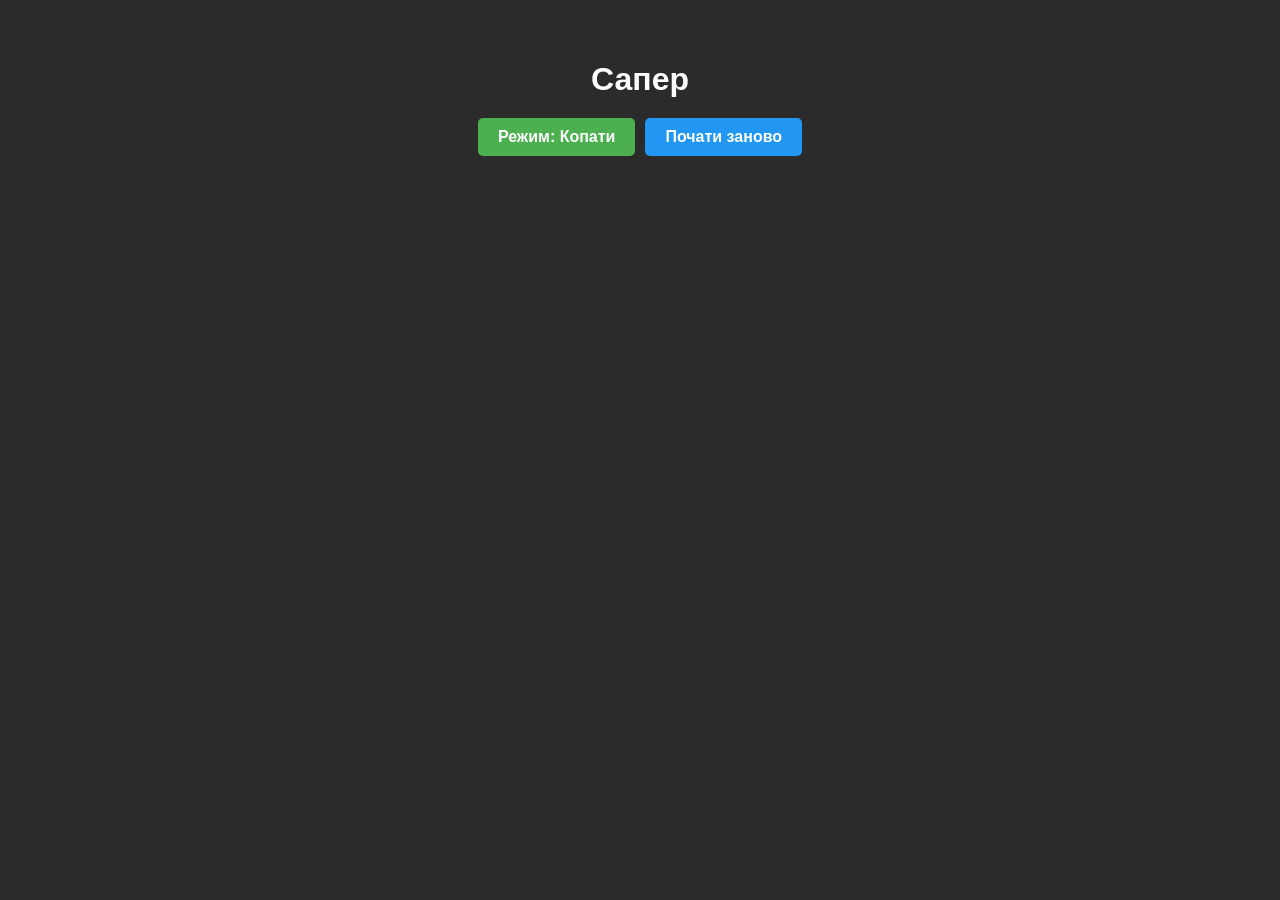
<file: bonus/index.html>
<!DOCTYPE html>
<html lang="uk">
<head>
    <meta charset="UTF-8">
    <meta name="viewport" content="width=device-width, initial-scale=1.0">
    <title>Саперs</title>
    <link href="https://cdn.webdatarocks.com/latest/webdatarocks.min.css" rel="stylesheet" />
    <link href="style.css" rel="stylesheet" />
    <script src="https://cdn.webdatarocks.com/latest/webdatarocks.js"></script>
    <style>
        body {
            font-family: 'Segoe UI', Tahoma, Geneva, Verdana, sans-serif;
            background-color: #2b2b2b;
            color: #ffffff;
            display: flex;
            flex-direction: column;
            align-items: center;
            padding-top: 40px;
            margin: 0;
            user-select: none;
        }
        h1 { margin-bottom: 20px; }
        
        .controls {
            margin-bottom: 20px;
            display: flex;
            gap: 10px;
        }
        
        .btn {
            padding: 10px 20px;
            font-size: 16px;
            cursor: pointer;
            border-radius: 5px;
            border: none;
            color: white;
            font-weight: bold;
        }
        
        #flagToggle { background-color: #4CAF50; }
        #restartBtn { background-color: #2196F3; }

        #wdr-component {
            width: 450px; 
            box-shadow: 0 10px 20px rgba(0, 0, 0, 0.5);
        }
    </style>
</head>
<body>

    <h1>Сапер</h1>

    <div class="controls">
        <button id="flagToggle" class="btn">Режим: Копати</button>
        <button id="restartBtn" class="btn">Почати заново</button>
    </div>

    <div id="wdr-component"></div>

    <script src="script.js"></script>

</body>
</html>
</file>
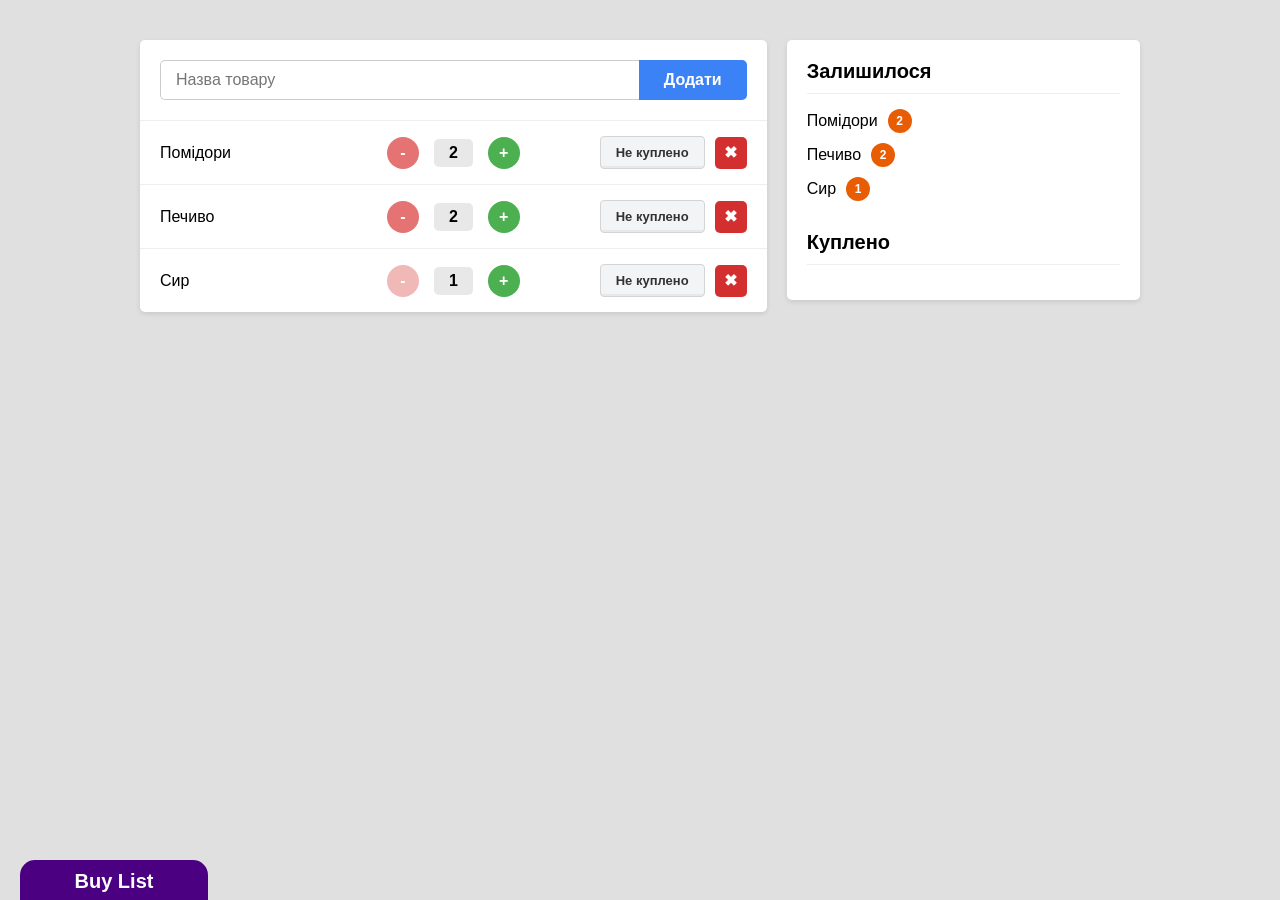
<file: HW1/index.html>
<!DOCTYPE html>
<html lang="uk">
<head>
    <meta charset="UTF-8">
    <title>My Page</title>


    <link rel="stylesheet" type="text/css" href="main.css" />
</head>
<body>
    <main class="main-container">
        <div class="items-list" id="items-list-container">

            <div class="add-item-form">
                <input type="text" class="item-input" id="new-item-input" placeholder="Назва товару">
                <button class="add-btn" id="add-item-btn" data-tooltip="Додати">Додати</button>
            </div>

            <div class="item-row">
                <div class="item-name2">Яблуко</div>
                <div class="item-amount-controls">
                    <span class="amount">4</span>
                </div>
                <div class="item-actions">
                    <button class="status-btn not-bought" data-tooltip="Не куплено">Не куплено</button>
                </div>
            </div>

            <div class="item-row">
                <div class="item-name">Печиво</div>
                <div class="item-amount-controls">
                    <button class="btn-minus" data-tooltip="Зменшити">-</button>
                    <span class="amount">2</span>
                    <button class="btn-plus" data-tooltip="Збільшити">+</button>
                </div>
                <div class="item-actions">
                    <button class="status-btn bought" data-tooltip="Куплено">Куплено</button>
                    <button class="btn-delete" data-tooltip="Видалити">✖</button>
                </div>
            </div>
        </div>

        <div class="item-koshik">
            <div class="status-zal">Залишилося</div>
            <div id="stats-left">
                <div class="zal">
                    <span class="status-name">Печиво</span>
                    <span class="status-amount">2</span>
                </div>
            </div>

            <div class="status-kup">Куплено</div>
            <div id="stats-bought">
                <div class="kup">
                    <span class="status-name2">Яблуко</span>
                    <span class="status-amount">4</span>
                </div>
            </div>  
        </div>

        <div class="author-badge">
            <span class="badge-title">Buy List</span>
            <span class="badge-author">Created by:<br>Олександр Малецький</span>
        </div>
    </main>
    <script src="main.js"></script>
</body>
</html>
</file>
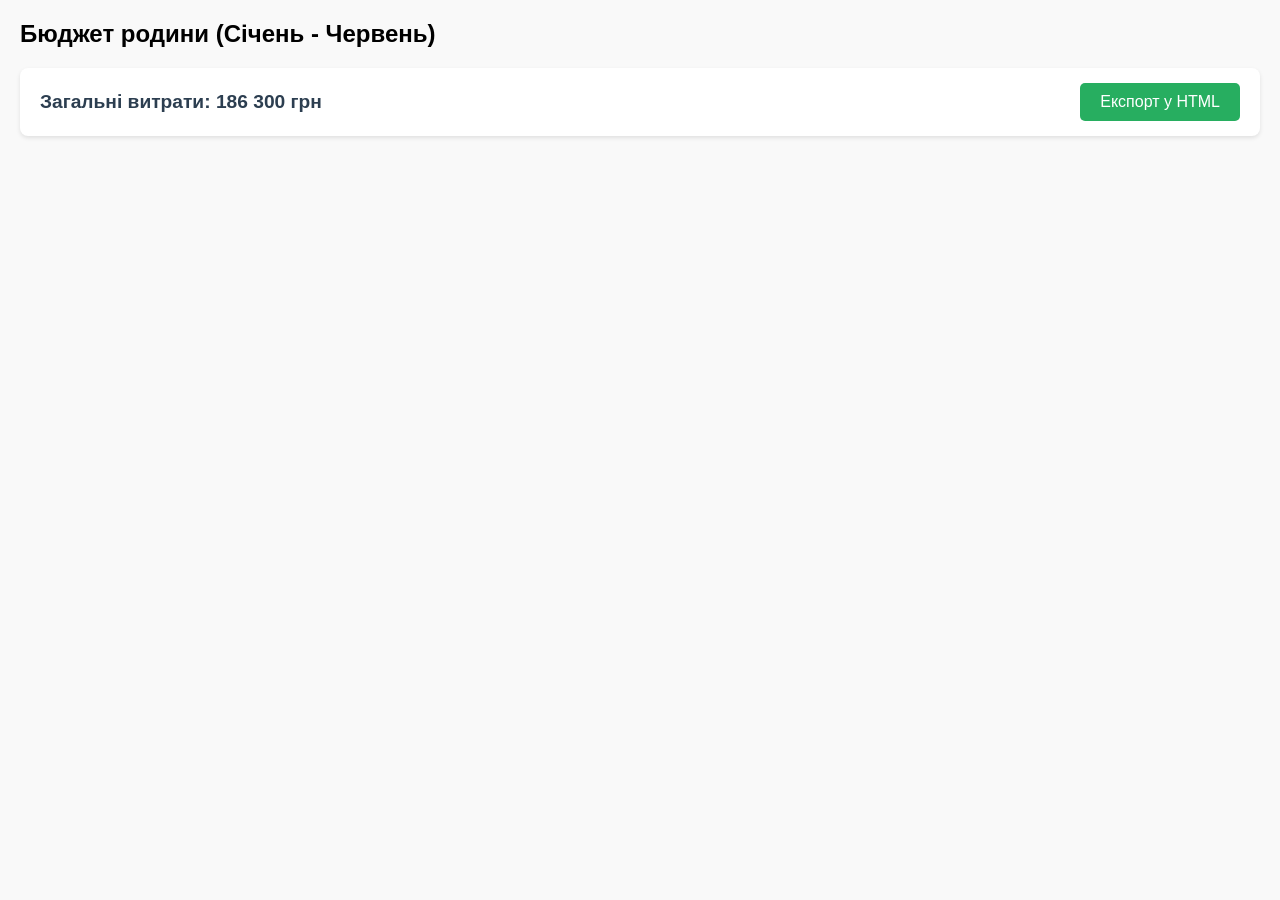
<file: Pract6/index.html>
<!DOCTYPE html>
<html lang="uk">
<head>
    <meta charset="UTF-8">
    <meta name="viewport" content="width=device-width, initial-scale=1.0">
    <title>Бюджет родини - WebDataRocks</title>
    
    <link href="https://cdn.webdatarocks.com/latest/webdatarocks.min.css" rel="stylesheet"/>
    <script src="https://cdn.webdatarocks.com/latest/webdatarocks.toolbar.min.js"></script>
    <script src="https://cdn.webdatarocks.com/latest/webdatarocks.js"></script>

    <link rel="stylesheet" href="style.css">
</head>
<body>

    <h2>Бюджет родини (Січень - Червень)</h2>

    <div class="header-panel">
        <div class="total-counter" id="totalCounter">Загальні витрати: 0 грн</div>
        <button class="export-btn" id="exportBtn">Експорт у HTML</button>
    </div>

    <div id="wdr-component"></div>

    <script>
        // 1. Дані — у JS-масиві { category, month, amount }
        const familyBudget = [
            { category: "Оренда", month: "01. Січень", amount: 15000 },
            { category: "Продукти", month: "01. Січень", amount: 8500 },
            { category: "Транспорт", month: "01. Січень", amount: 1200 },
            { category: "Комуналка", month: "01. Січень", amount: 3500 },
            { category: "Розваги", month: "01. Січень", amount: 2000 },
            
            { category: "Оренда", month: "02. Лютий", amount: 15000 },
            { category: "Продукти", month: "02. Лютий", amount: 9000 },
            { category: "Транспорт", month: "02. Лютий", amount: 1100 },
            { category: "Комуналка", month: "02. Лютий", amount: 3400 },
            { category: "Розваги", month: "02. Лютий", amount: 1500 },

            { category: "Оренда", month: "03. Березень", amount: 15000 },
            { category: "Продукти", month: "03. Березень", amount: 8800 },
            { category: "Транспорт", month: "03. Березень", amount: 1300 },
            { category: "Комуналка", month: "03. Березень", amount: 3200 },
            { category: "Розваги", month: "03. Березень", amount: 2500 },

            { category: "Оренда", month: "04. Квітень", amount: 15000 },
            { category: "Продукти", month: "04. Квітень", amount: 9200 },
            { category: "Транспорт", month: "04. Квітень", amount: 1400 },
            { category: "Комуналка", month: "04. Квітень", amount: 2800 },
            { category: "Розваги", month: "04. Квітень", amount: 3000 },

            { category: "Оренда", month: "05. Травень", amount: 15000 },
            { category: "Продукти", month: "05. Травень", amount: 8900 },
            { category: "Транспорт", month: "05. Травень", amount: 1500 },
            { category: "Комуналка", month: "05. Травень", amount: 2500 },
            { category: "Розваги", month: "05. Травень", amount: 4000 },

            { category: "Оренда", month: "06. Червень", amount: 15000 },
            { category: "Продукти", month: "06. Червень", amount: 9500 },
            { category: "Транспорт", month: "06. Червень", amount: 1600 },
            { category: "Комуналка", month: "06. Червень", amount: 2400 },
            { category: "Розваги", month: "06. Червень", amount: 3500 }
        ];

        // 2. Обчислення загальних витрат з даних
        const totalAmount = familyBudget.reduce((sum, item) => sum + item.amount, 0);
        const formattedTotal = totalAmount.toLocaleString('uk-UA');
        document.getElementById('totalCounter').innerText = `Загальні витрати: ${formattedTotal} грн`;

        // 3. Ініціалізація WebDataRocks
        const pivot = new WebDataRocks({
            container: "#wdr-component",
            toolbar: false,
            report: {
                dataSource: {
                    data: familyBudget
                },
                slice: {
                    rows: [
                        { uniqueName: "category", caption: "Категорії витрат" }
                    ],
                    columns: [
                        { uniqueName: "month", caption: "Місяці" }
                    ],
                    measures: [
                        { 
                            uniqueName: "amount", 
                            aggregation: "sum", 
                            caption: "Сума (грн)",
                            format: "currencyFormat" 
                        }
                    ]
                },
                formats: [
                    {
                        name: "currencyFormat",
                        currencySymbol: " грн",
                        currencySymbolAlign: "right",
                        thousandsSeparator: " ",
                        decimalPlaces: 0
                    }
                ],
                options: {
                    grid: {
                        type: "classic",
                        showGrandTotals: "on"
                    }
                }
            }
        });

        // 4. Інтерактив: Кнопка експорту у HTML
        document.getElementById('exportBtn').addEventListener('click', () => {
            pivot.exportTo('html', {
                filename: "Family_Budget_Report"
            });
        });
    </script>
</body>
</html>
</file>
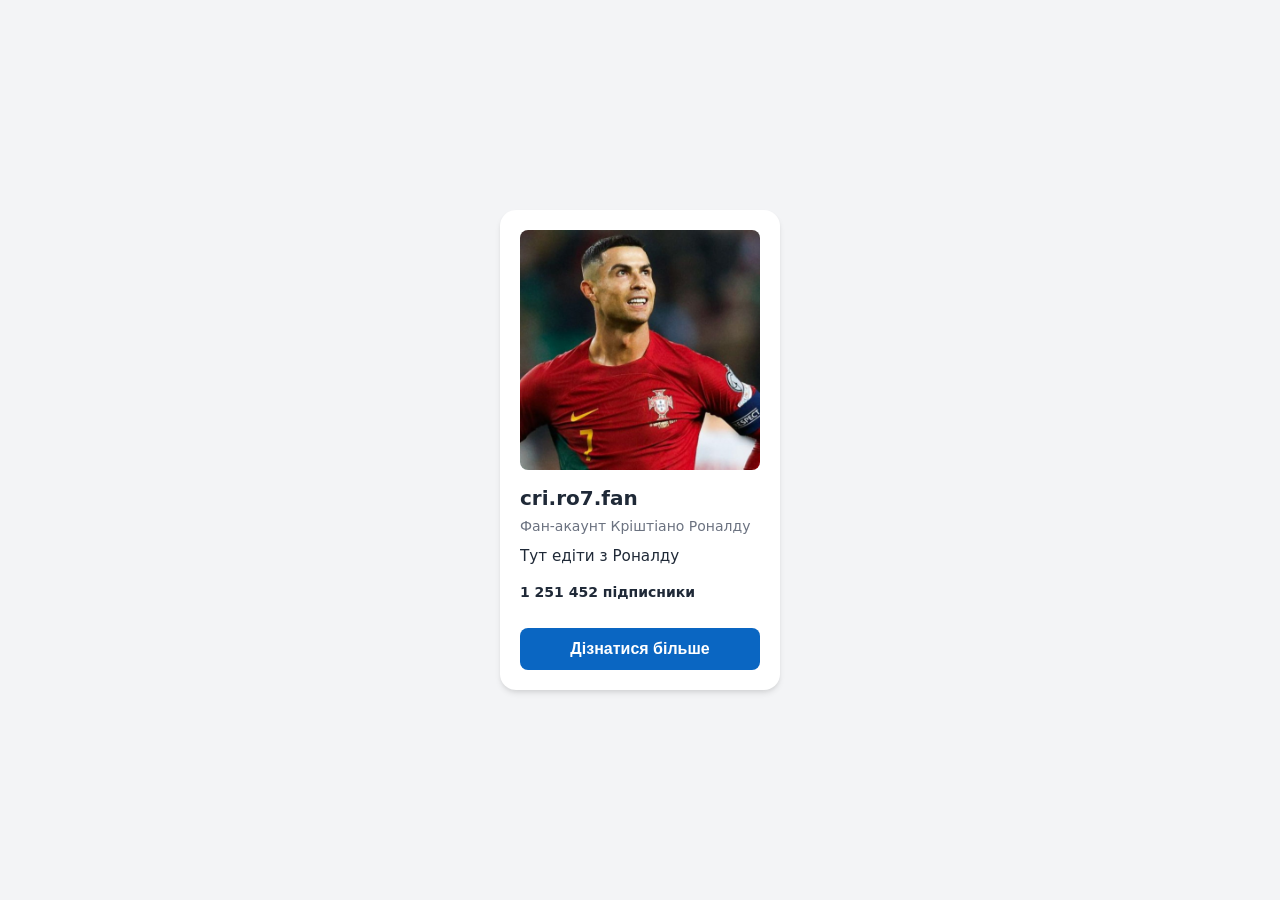
<file: Pract2/card.html>
<!DOCTYPE html>
<html lang="uk">
<head>
  <meta charset="UTF-8">
  <meta name="viewport" content="width=device-width, initial-scale=1">
  <title>Картка — практична CSS</title>
  <link rel="stylesheet" href="card.css">
</head>
<body>

  <!--
    Варіант контенту визначається викладачем.
    Структура (теги, класи) однакова для всіх варіантів —
    змінюється тільки контент усередині.

    Варіант A — Картка ТОВАРУ
    Варіант B — Картка ПРОФІЛЮ +
    Варіант C — Картка СТАТТІ
    Варіант D — Картка КУРСУ
  -->

  <article class="card">
    <img class="card-image"
         src="cristiano-ronaldo-por-portugal.jpg"
         alt="Зображення для картки">

    <h3 class="card-title">cri.ro7.fan</h3>

    <p class="card-meta">
      Фан-акаунт Кріштіано Роналду
    </p>

    <p class="card-description">
      Тут едіти з Роналду
    </p>

    <p class="card-price">1 251 452 підписники</p>

    <button class="card-action" type="button">
      Дізнатися більше
    </button>
  </article>

</body>
</html>
</file>
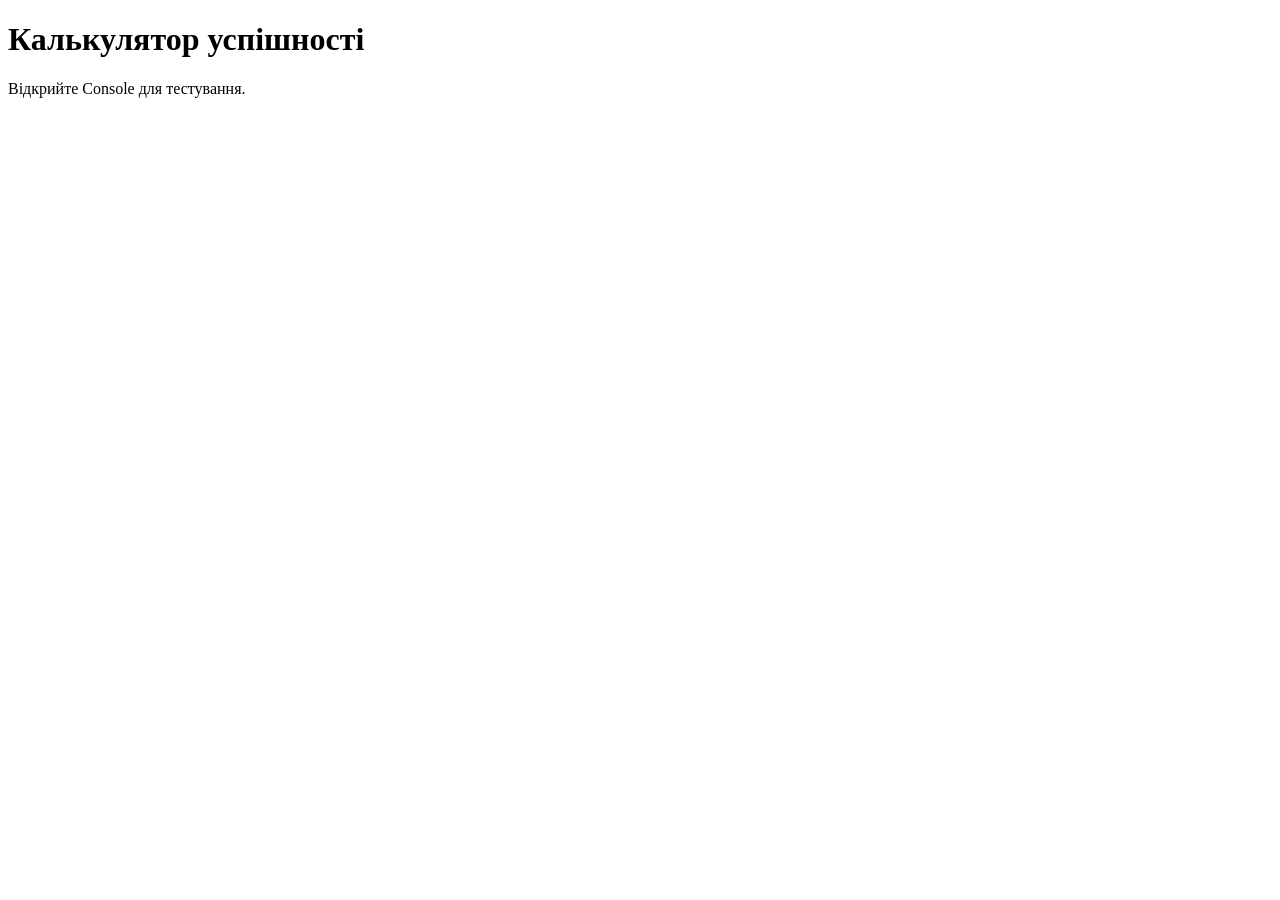
<file: Pract2/grades.html>
<!DOCTYPE html>
<html lang="uk">
<head>
  <meta charset="UTF-8">
  <title>Task 2 — Calc grades</title>
</head>
<body>
  <h1>Калькулятор успішності</h1>
  <p>Відкрийте Console для тестування.</p>
  <script src="grades.js"></script>
</body>
</html>
</file>
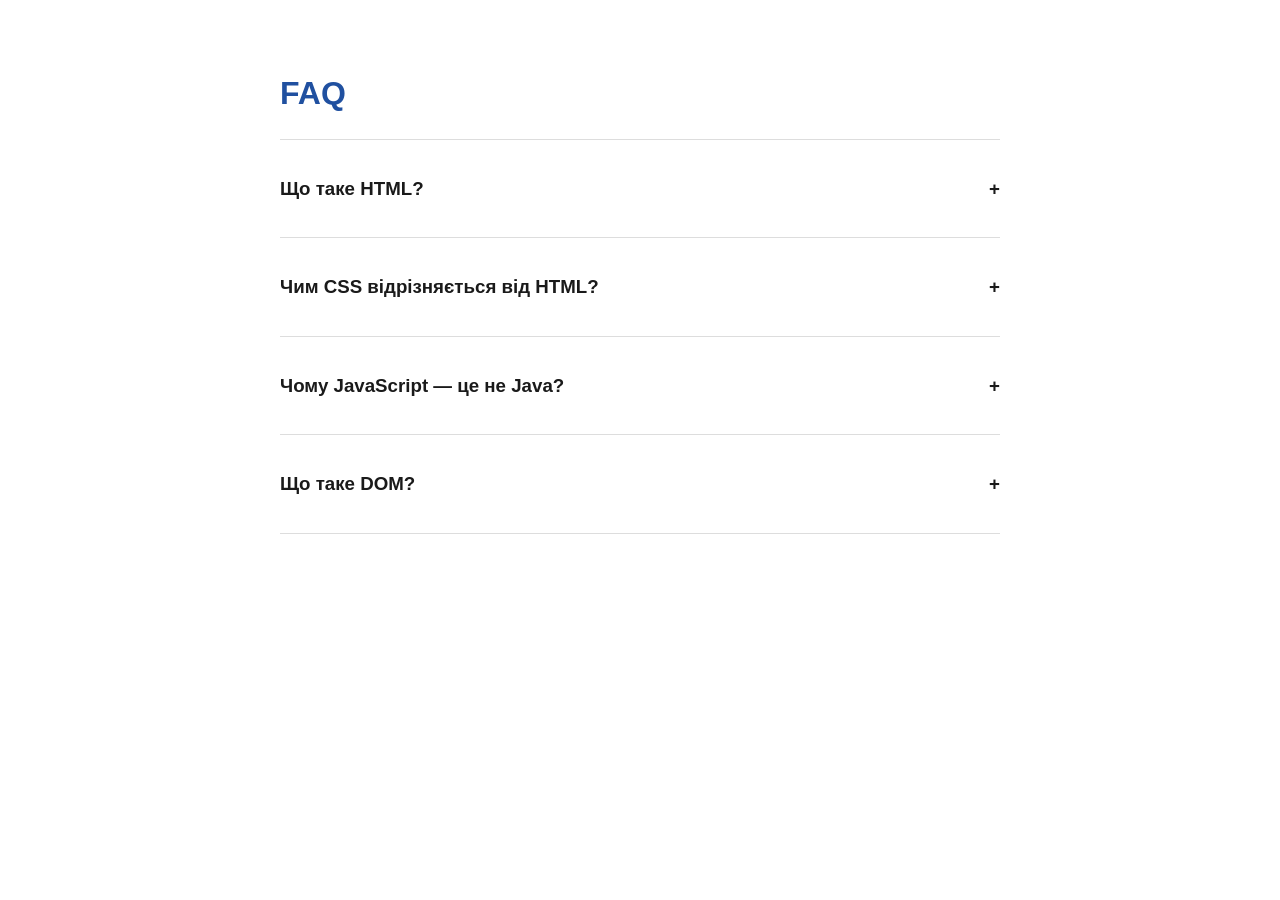
<file: Pract4/page.html>
<!DOCTYPE html>
<html lang="uk">
<head>
  <meta charset="UTF-8">
  <title>Task 4 — Аккордеон</title>
  <style>
    body { font-family: -apple-system, sans-serif; max-width: 720px; margin: 2rem auto; padding: 1rem; line-height: 1.5; }
    h1 { color: #2050a0; }
    .accordion { border-top: 1px solid #ddd; }
    .panel { border-bottom: 1px solid #ddd; }
    .panel-title {
      padding: 1rem 0;
      cursor: pointer;
      font-weight: bold;
      color: #1a1a1a;
      position: relative;
      padding-right: 2rem;
    }
    .panel-title:focus { outline: 2px solid #2050a0; outline-offset: 2px; }
    .panel-title::after {
      content: "+";
      position: absolute;
      right: 0; top: 1rem;
      transition: transform 0.2s;
    }
    .panel.open .panel-title::after {
      content: "−";
    }
    .panel-content {
      max-height: 0;
      overflow: hidden;
      transition: max-height 0.3s ease;
      color: #555;
    }
    .panel.open .panel-content {
      max-height: 300px;
      padding-bottom: 1rem;
    }
  </style>
</head>
<body>

  <h1>FAQ</h1>

  <div class="accordion">

    <article class="panel">
      <h3 class="panel-title" tabindex="0" aria-expanded="false">Що таке HTML?</h3>
      <div class="panel-content">
        <p>HyperText Markup Language — мова розмітки гіпертексту. Описує структуру веб-сторінки.</p>
      </div>
    </article>

    <article class="panel">
      <h3 class="panel-title" tabindex="0" aria-expanded="false">Чим CSS відрізняється від HTML?</h3>
      <div class="panel-content">
        <p>HTML — про структуру. CSS — про оформлення. JavaScript — про поведінку.</p>
      </div>
    </article>

    <article class="panel">
      <h3 class="panel-title" tabindex="0" aria-expanded="false">Чому JavaScript — це не Java?</h3>
      <div class="panel-content">
        <p>Це історична плутанина 1995 року. Це різні мови, спільне лише ім'я.</p>
      </div>
    </article>

    <article class="panel">
      <h3 class="panel-title" tabindex="0" aria-expanded="false">Що таке DOM?</h3>
      <div class="panel-content">
        <p>Document Object Model — програмне представлення HTML як дерева об'єктів. Через нього JavaScript бачить і змінює сторінку.</p>
      </div>
    </article>

  </div>

  <script src="accordion.js"></script>
</body>
</html>
</file>
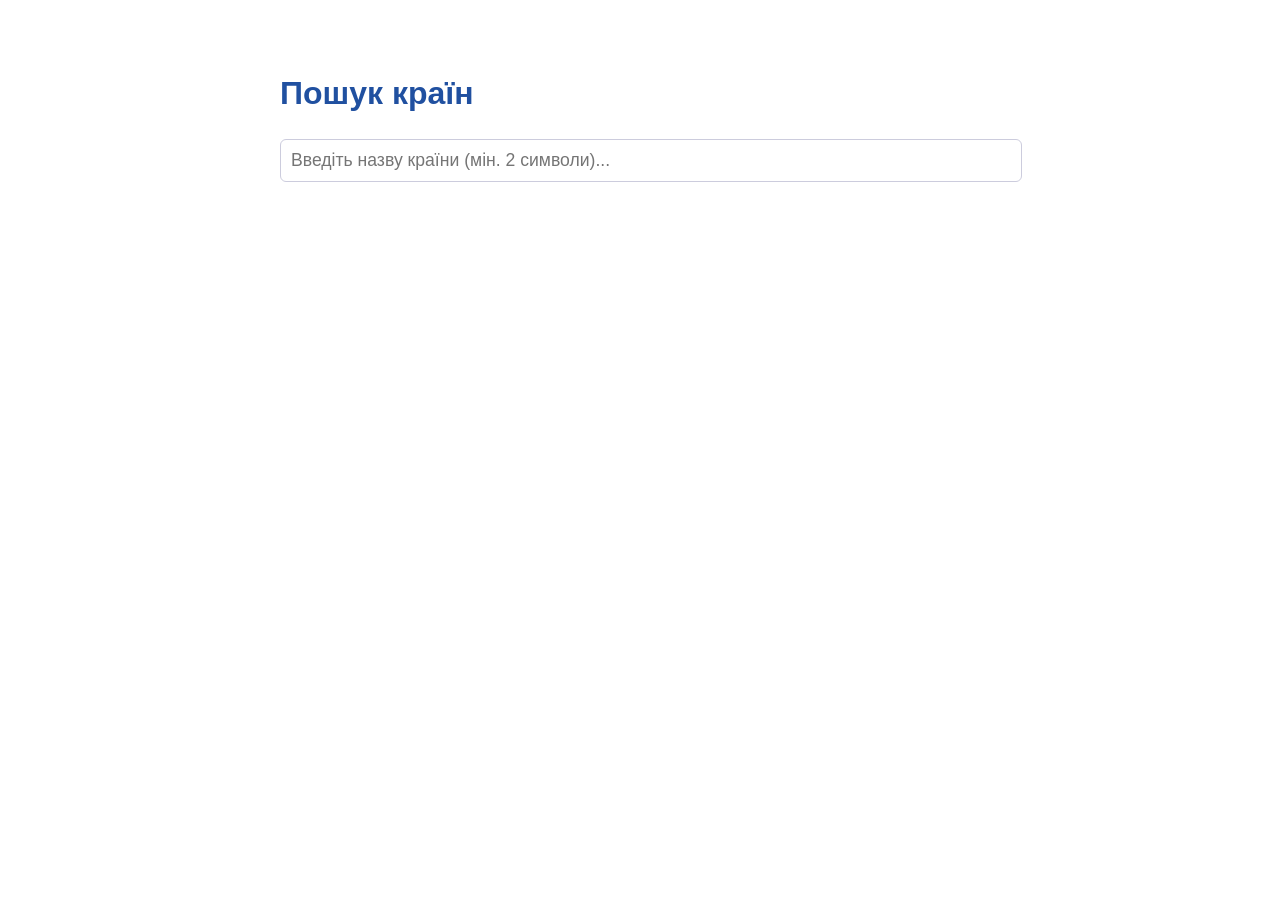
<file: Pract5/page.html>
<!DOCTYPE html>
<html lang="uk">
<head>
  <meta charset="UTF-8">
  <title>Task 5 — Пошук країн</title>
  <style>
    body { font-family: -apple-system, sans-serif; max-width: 720px; margin: 2rem auto; padding: 1rem; line-height: 1.5; }
    h1 { color: #2050a0; }
    #search { width: 100%; padding: 10px; font-size: 1.1rem; border: 1px solid #ccd; border-radius: 6px; margin-bottom: 1rem; }
    #status { color: #888; font-size: 0.9em; min-height: 1.2em; margin-bottom: 0.5rem; }
    #results { display: grid; grid-template-columns: repeat(auto-fill, minmax(220px, 1fr)); gap: 1rem; }
    .country { background: #f6f8fa; padding: 1rem; border-radius: 6px; }
    .country .flag { font-size: 2.5rem; }
    .country h3 { margin: 0.3rem 0; color: #2050a0; }
    .country .meta { color: #555; font-size: 0.9em; }
  </style>
</head>
<body>

  <h1>Пошук країн</h1>
  <input id="search" type="text" placeholder="Введіть назву країни (мін. 2 символи)...">
  <p id="status"></p>
  <div id="results"></div>

  <script src="search.js"></script>
</body>
</html>
</file>
<file: bonus/style.css>
/* Базовий стиль для всіх клітинок ігрового поля */
.ms-cell {
    width: 35px !important;
    height: 35px !important;
    text-align: center !important;
    vertical-align: middle !important;
    font-weight: bold !important;
    font-size: 16px !important;
    box-sizing: border-box !important;
    padding: 0 !important;
}

/* Закриті клітинки та прапорці (опуклі кнопки) */
.ms-closed, .ms-flag {
    background-color: #bdbdbd !important;
    border: 3px outset #fff !important;
    cursor: pointer !important;
}

/* Відкриті безпечні клітинки (втиснуті) */
.ms-open {
    background-color: #e0e0e0 !important;
    border: 1px solid #999 !important;
    cursor: default !important;
}

/* Відкрита міна */
.ms-mine {
    background-color: red !important;
}

/* Класи для кольорів цифр (від 1 до 8) */
.ms-num-1 { color: blue !important; }
.ms-num-2 { color: green !important; }
.ms-num-3 { color: red !important; }
.ms-num-4 { color: darkblue !important; }
.ms-num-5 { color: brown !important; }
.ms-num-6 { color: cyan !important; }
.ms-num-7 { color: black !important; }
.ms-num-8 { color: gray !important; }
</file>
<file: HW1/main.css>
* {
    margin: 0;
    padding: 0;
    box-sizing: border-box;
    font-family: sans-serif;
}

body {
    background-color: #e0e0e0;
    padding: 40px;
}

.main-container {
    display: flex;
    gap: 20px;
    align-items: flex-start;
    max-width: 1000px;
    margin: 0 auto;
}
.add-item-form {
    display: flex;
    padding: 20px;
    border-bottom: 1px solid #eee;
}

.item-input {
    flex: 1;
    padding: 10px 15px;
    font-size: 16px;
    border: 1px solid #ccc;
    border-right: none;
    border-radius: 5px 0 0 5px;
    outline: none;
}

.add-btn {
    background-color: #3b82f6;
    color: white;
    font-size: 16px;
    font-weight: bold;
    border: none;
    padding: 10px 25px;
    cursor: pointer;
    border-radius: 0 5px 5px 0;
    transition: background-color 0.2s;
}

.add-btn:hover {
    background-color: #2563eb;
}
.items-list, .item-koshik {
    background-color: white;
    border-radius: 5px;
    box-shadow: 0 2px 5px rgba(0,0,0,0.1);
}

.items-list {
    flex: 2;
}

.item-koshik {
    flex: 1;
    padding: 20px;
}

.item-row {
    display: flex;
    justify-content: space-between;
    align-items: center;
    padding: 15px 20px;
    border-bottom: 1px solid #eee;
}

.item-row:last-child {
    border-bottom: none;
}

.amount {
    background-color: #e8e8e8;
    padding: 5px 15px;
    border-radius: 5px;
    font-weight: bold;
    margin: 0 10px;
}

.btn-plus, .btn-minus, .btn-delete {
    width: 32px;
    height: 32px;
    border: none;
    color: white;
    cursor: pointer;
    font-weight: bold;
    font-size: 16px;

    display: flex;
    justify-content: center;
    align-items: center;
}

.btn-plus, .btn-minus {
    border-radius: 50%; 
}

.btn-minus { background-color: #e57373; }
.btn-plus { background-color: #4caf50; }

.btn-delete {
    background-color: #d32f2f;
    border-radius: 5px;
    margin-left: 5px;
}

.status-zal, .status-kup {
    font-size: 20px;
    font-weight: bold;
    padding-bottom: 10px;
    margin-bottom: 15px;
    border-bottom: 1px solid #eee;
}

.status-kup {
    margin-top: 30px; 
}

.zal, .kup {
    display: flex;
    align-items: center;
    gap: 10px;
    margin-bottom: 10px;
}

.status-name {
    font-size: 16px;
}
.status-name2 {
    font-size: 16px;
    text-decoration: line-through;
}

.status-amount {
    background-color: #e85d04;
    color: white;
    font-weight: bold;
    font-size: 12px;
    width: 24px;
    height: 24px;
    border-radius: 50%;
    
    display: flex;
    justify-content: center;
    align-items: center;
}

.item-amount-controls {
    width: 30%;
    display: flex;
    justify-content: center;
    align-items: center;
    gap: 5px;
}

.item-actions {
    width: 35%;
    display: flex;
    justify-content: flex-end;
    align-items: center;
    gap: 5px;
}

.status-btn {
    padding: 8px 15px;
    border: 1px solid #d4d4d5;
    border-radius: 4px;
    background-color: #f3f4f5;
    color: #333;
    font-weight: bold;
    cursor: pointer;
    font-size: 13px;
    box-shadow: inset 0 -2px 0 rgba(0,0,0,0.05); 
}

.status-btn:hover {
    background-color: #e0e1e2;
}

.item-name {
    width: 35%;
    font-size: 16px;
}

.item-name2 {
    width: 35%;
    font-size: 16px;
    text-decoration: line-through;
}

@media (max-width: 650px) {
    .main-container {
        flex-direction: column;
        align-items: stretch;
    }
    
    .items-list, .item-koshik {
        width: 100%;
    }

    .items-list { flex: none; }
    .item-koshik { flex: none; }
}

.author-badge {
    position: fixed;
    left: 20px;
    bottom: -45px; 
    
    background-color: #4b0082;
    color: white;
    padding: 10px 20px;
    border-radius: 15px 15px 0 0;
    text-align: center;
    font-family: sans-serif;
    z-index: 1000;

    transition: all 0.4s ease; 
}

.badge-title {
    display: block;
    font-size: 20px;
    font-weight: bold;
    margin-bottom: 10px;
}

.badge-author {
    display: block;
    font-size: 14px;
}

.author-badge:hover {
    bottom: 0;
    background-color: #007bff;
}

@media print {
    body {
        background-color: white;
    }

    .author-badge {
        position: absolute;
        bottom: 0;
        background-color: white;
        color: black;
        border: 3px solid #4b0082;
        border-bottom: none;
    }

    .badge-title {
        display: none;
    }
}

[data-tooltip] {
    position: relative;
}

[data-tooltip]::after {
    content: attr(data-tooltip);
    position: absolute;
    bottom: 130%;
    left: 50%;

    background-color: #7b1fa2; 
    color: white;
    padding: 6px 12px;
    border-radius: 8px;
    font-size: 12px;
    white-space: nowrap;
    font-weight: normal;
    z-index: 1000;
    pointer-events: none;

    opacity: 0;
    visibility: hidden;
    transform-origin: bottom center;
    transform: translateX(-50%) scale(0.4);

    transition: all 0.3s ease; 
}

[data-tooltip]:hover::after {
    opacity: 1;
    visibility: visible;
    transform: translateX(-50%) scale(1);
}
</file>
<file: Pract6/style.css>
body {
    font-family: Arial, sans-serif;
    margin: 20px;
    background-color: #f9f9f9;
}

.header-panel {
    display: flex;
    justify-content: space-between;
    align-items: center;
    background-color: #ffffff;
    padding: 15px 20px;
    border-radius: 8px;
    box-shadow: 0 2px 4px rgba(0, 0, 0, 0.1);
    margin-bottom: 20px;
}

.total-counter {
    font-size: 1.2rem;
    font-weight: bold;
    color: #2c3e50;
}

.export-btn {
    background-color: #27ae60;
    color: white;
    border: none;
    padding: 10px 20px;
    font-size: 1rem;
    border-radius: 5px;
    cursor: pointer;
    transition: background-color 0.3s;
}

.export-btn:hover {
    background-color: #219150;
}

#wdr-component {
    box-shadow: 0 2px 4px rgba(0, 0, 0, 0.1);
}
</file>
<file: Pract2/card.css>
/*
  Стилі для картки. Студент пише сюди.

  Обов'язкові вимоги:

  1. Глобально: * { box-sizing: border-box; }
  2. CSS-змінні в :root — щонайменше 4 токени
     (наприклад: --accent, --text, --radius, --space).
     Решта правил використовує var(...).

  3. Картка:
     - фон, рамка або тінь, border-radius, padding;
     - фіксована ширина ~280px, центрування на сторінці;
     - елементи в стовпець, кнопка завжди прилягає до низу
       (підказка: flex-direction: column + margin-top: auto).

  4. Зображення:
     - фіксоване співвідношення сторін через aspect-ratio;
     - object-fit: cover, щоб не спотворювалось.

  5. Опис (.card-description):
     - максимум 2 рядки з трикрапкою (-webkit-line-clamp: 2,
       display: -webkit-box, -webkit-box-orient: vertical, overflow: hidden).

  6. Hover на картці:
     - субтильна elevation (зміна тіні або translateY(-2px));
     - плавна transition (~200ms).

  7. Кнопка:
     - :hover (зміна фону/тексту);
     - :focus-visible (видимий outline для клавіатури);
     - transition (~150ms).

  Цільовий вигляд — у target-card.html (відкрити окремо).
*/

/* Студент починає звідси */

* {
  box-sizing: border-box;
  margin: 0;
  padding: 0;
}

:root {
  --accent: #0a66c2;
  --accent-hover: #004182;
  --text-main: #1f2937;
  --text-muted: #6b7280;
  --bg-card: #ffffff;
  --bg-body: #f3f4f6;
  --radius-card: 16px;
  --radius-btn: 8px;
  --space-main: 20px;
  --space-small: 8px;
}

body {
  font-family: system-ui, -apple-system, sans-serif;
  background-color: var(--bg-body);
  min-height: 100vh;
  display: flex;
  justify-content: center;
  align-items: center;
  padding: var(--space-main);
}

.card {
  background-color: var(--bg-card);
  width: 100%;
  max-width: 280px;
  padding: var(--space-main);
  border-radius: var(--radius-card);
  box-shadow: 0 4px 6px -1px rgba(0, 0, 0, 0.1), 0 2px 4px -1px rgba(0, 0, 0, 0.06);

  display: flex;
  flex-direction: column;
  gap: var(--space-small);
  
  transition: transform 0.2s ease, box-shadow 0.2s ease;
}

.card:hover {
  transform: translateY(-4px);
  box-shadow: 0 10px 15px -3px rgba(0, 0, 0, 0.1), 0 4px 6px -2px rgba(0, 0, 0, 0.05);
}

.card-image {
  width: 100%;
  aspect-ratio: 1 / 1;
  object-fit: cover;
  border-radius: calc(var(--radius-card) - 8px);
  margin-bottom: var(--space-small);
}

.card-title {
  font-size: 1.25rem;
  font-weight: 700;
  color: var(--text-main);
}

.card-meta {
  font-size: 0.875rem;
  color: var(--text-muted);
}

.card-description {
  font-size: 0.95rem;
  color: var(--text-main);
  line-height: 1.4;
  margin-top: 4px;
  
  display: -webkit-box;
  -webkit-line-clamp: 2;
  -webkit-box-orient: vertical;
  overflow: hidden;
}

.card-price {
  font-size: 0.875rem;
  font-weight: 600;
  color: var(--text-main);
  margin-top: var(--space-small);
  margin-bottom: var(--space-main);
}

.card-action {
  margin-top: auto;
  width: 100%;
  padding: 12px;
  background-color: var(--accent);
  color: #ffffff;
  font-size: 1rem;
  font-weight: 600;
  border: none;
  border-radius: var(--radius-btn);
  cursor: pointer;
  
  transition: background-color 0.15s ease, outline 0.15s ease;
}

.card-action:hover {
  background-color: var(--accent-hover);
}

.card-action:focus-visible {
  outline: 3px solid var(--accent);
  outline-offset: 2px;
}
</file>
